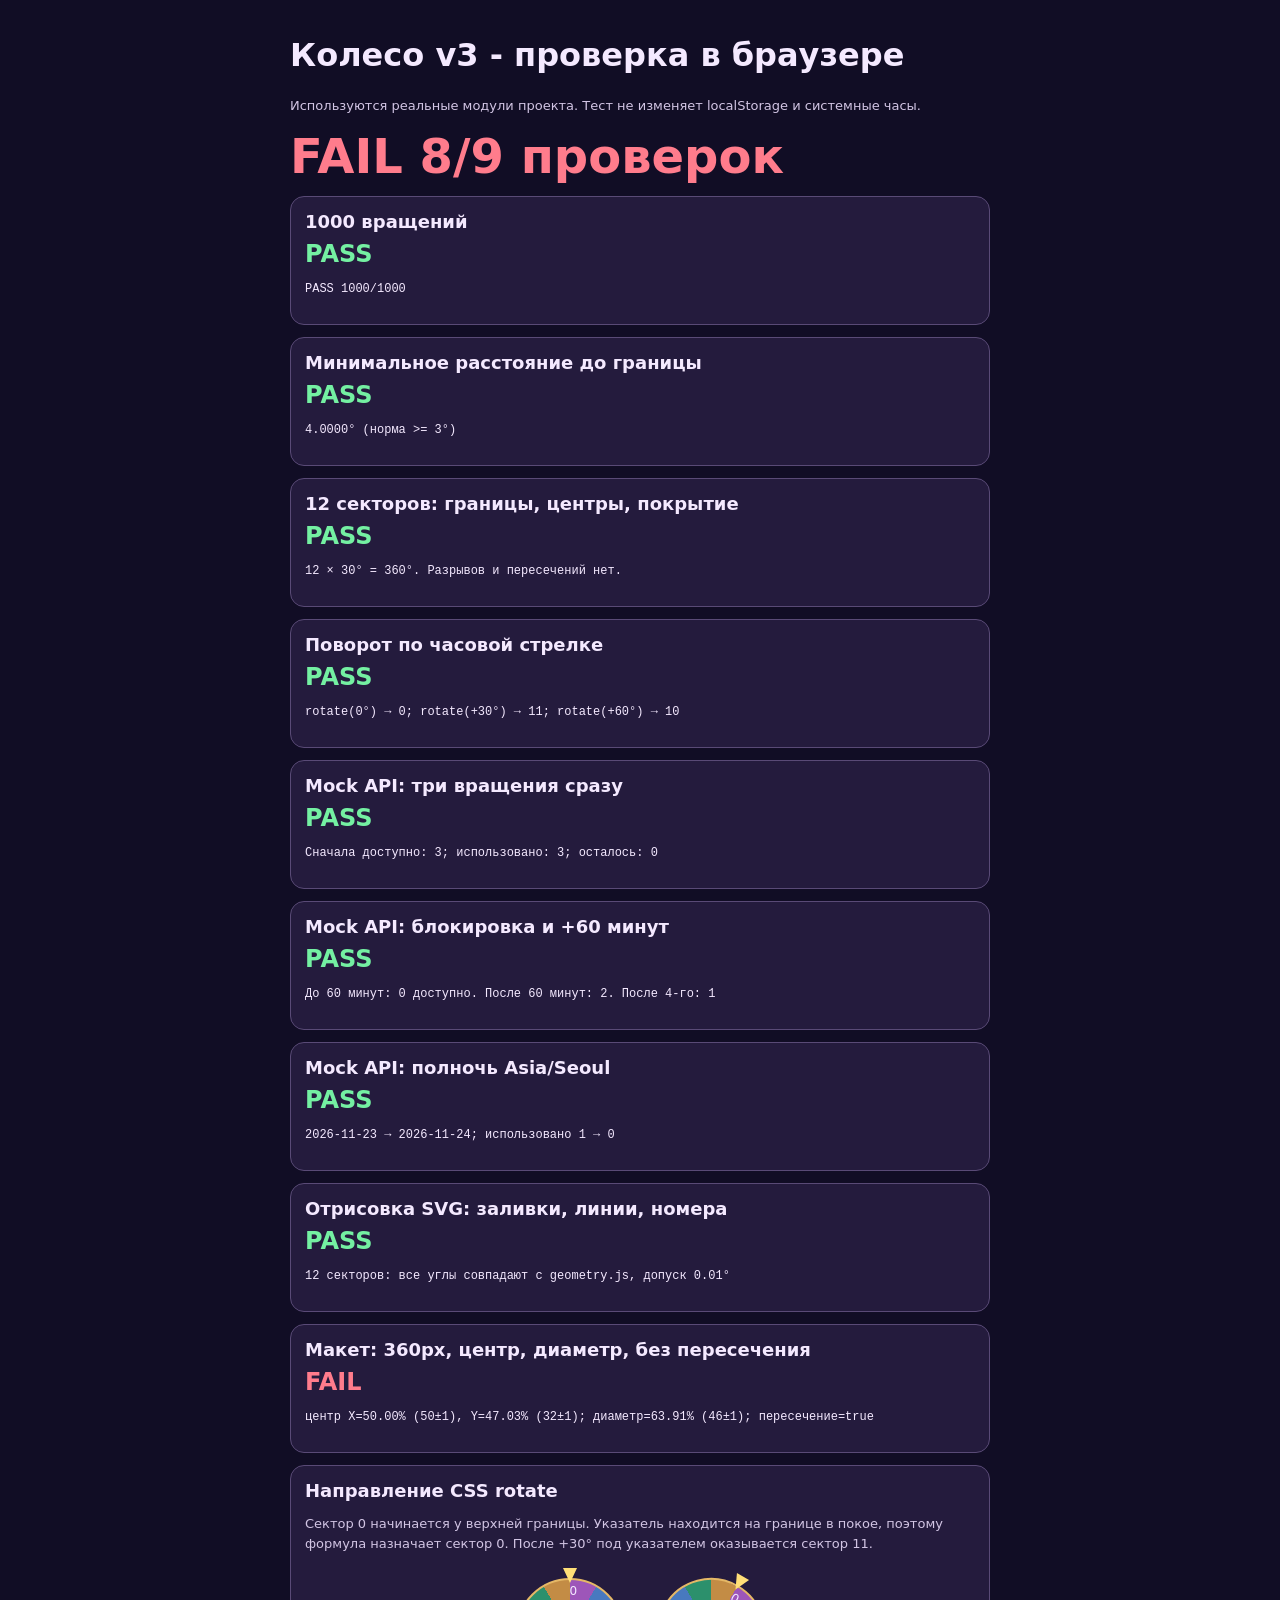
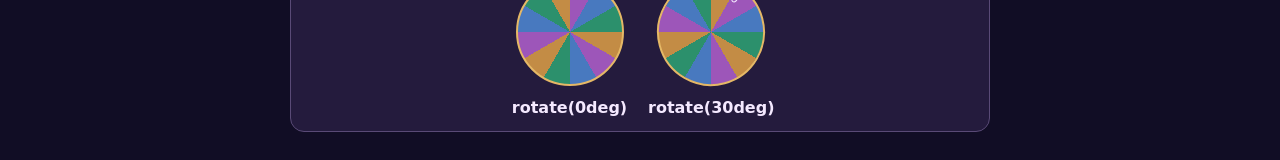
<file: v3/tests/index.html>
<!doctype html>
<html lang="ru">
<head>
<meta charset="utf-8">
<meta name="viewport" content="width=device-width,initial-scale=1">
<title>Good Wheel v3 - Browser Tests</title>
<style>
:root{color-scheme:dark;font-family:system-ui,-apple-system,sans-serif}
*{box-sizing:border-box}body{margin:0;background:#110d25;color:#f4e9ff;padding:16px}
main{max-width:700px;margin:auto}h1{font-size:clamp(22px,6vw,32px);line-height:1.15}
p{line-height:1.5}.summary{font-size:clamp(28px,9vw,48px);font-weight:800;overflow-wrap:anywhere}
.pass{color:#74f0a2}.fail{color:#ff7c8c}.card{background:#241b3d;border:1px solid #594a76;border-radius:14px;padding:14px;margin:12px 0}
.card h2{font-size:18px;margin:0 0 8px}.value{font-size:24px;font-weight:700}
pre{white-space:pre-wrap;overflow-wrap:anywhere;font-size:12px;line-height:1.5}
.small{font-size:13px;color:#d2c5e4}.examples{display:flex;gap:16px;flex-wrap:wrap;justify-content:center}
.example{text-align:center;width:125px}.disk{width:108px;height:108px;border:2px solid #e5b866;border-radius:50%;position:relative;margin:12px auto;background:conic-gradient(from 0deg,#9d56b9 0deg 30deg,#4879bf 30deg 60deg,#2c906c 60deg 90deg,#c38c45 90deg 120deg,#9d56b9 120deg 150deg,#4879bf 150deg 180deg,#2c906c 180deg 210deg,#c38c45 210deg 240deg,#9d56b9 240deg 270deg,#4879bf 270deg 300deg,#2c906c 300deg 330deg,#c38c45 330deg 360deg)}
.disk:before{content:"";position:absolute;top:-12px;left:calc(50% - 7px);border-left:7px solid transparent;border-right:7px solid transparent;border-top:15px solid #ffdf77;z-index:2}
.disk span{position:absolute;top:4px;left:50%;font-size:12px}.disk.rotated{transform:rotate(30deg)}
</style>
</head>
<body>
<main>
<h1>Колесо v3 - проверка в браузере</h1>
<p class="small">Используются реальные модули проекта. Тест не изменяет localStorage и системные часы.</p>
<div id="summary" class="summary">Выполняется...</div>
<div id="results" aria-live="polite"></div>
<section class="card">
<h2>Направление CSS rotate</h2>
<p class="small">Сектор 0 начинается у верхней границы. Указатель находится на границе в покое, поэтому формула назначает сектор 0. После +30° под указателем оказывается сектор 11.</p>
<div class="examples"><div class="example"><div class="disk"><span>0</span></div><strong>rotate(0deg)</strong></div><div class="example"><div class="disk rotated"><span>0</span></div><strong>rotate(30deg)</strong></div></div>
</section>
</main>
<script type="module">
import {SECTOR_COUNT,SECTOR_ANGLE,CONFIG} from "../config.js";
import {start,center,planStop,sectorAtRotation,angularDistanceToBoundary,normalize} from "../engine/geometry.js";
import {createMockApi} from "../services/api.js";
import {renderWheel} from "../ui/wheel.js";
const results=document.getElementById("results"),summary=document.getElementById("summary");
let passed=0,total=0;
function report(title,ok,detail){
  total++;if(ok)passed++;
  const section=document.createElement("section");section.className="card";
  const heading=document.createElement("h2");heading.textContent=title;
  const status=document.createElement("div");status.className="value "+(ok?"pass":"fail");status.textContent=ok?"PASS":"FAIL";
  const info=document.createElement("pre");info.textContent=detail;
  section.append(heading,status,info);results.append(section);
}
function assert(condition,message){if(!condition)throw Error(message);}
function memoryStorage(){
  const map=new Map();
  return {getItem:key=>map.has(key)?map.get(key):null,setItem:(key,value)=>map.set(key,String(value))};
}
async function run(){
  const errors=[];let successful=0,minDistance=Infinity;
  for(let i=0;i<1000;i++){
    const sector=i%SECTOR_COUNT;
    const currentRotation=(i*137.23)%360;
    const jitter=((i*37)%2201)/100-11;
    try{
      const finalRotation=planStop(currentRotation,sector,5+i%4,jitter);
      const actual=sectorAtRotation(finalRotation);
      const margin=angularDistanceToBoundary(finalRotation);
      minDistance=Math.min(minDistance,margin);
      if(actual!==sector||margin<3-1e-8)throw Error("expected "+sector+", actual "+actual+", margin "+margin);
      successful++;
    }catch(error){if(errors.length<5)errors.push("test "+i+": "+error.message);}
  }
  report("1000 вращений",successful===1000, (successful===1000?"PASS 1000/1000":"FAIL "+(1000-successful)+"/1000")+(errors.length?"\n"+errors.join("\n"):""));
  report("Минимальное расстояние до границы",minDistance>=3-1e-8,Number.isFinite(minDistance)?minDistance.toFixed(4)+"° (норма >= 3°)":"Нет успешных вращений");
  const geometryErrors=[];
  for(let i=0;i<SECTOR_COUNT;i++){
    if(start(i)!==30*i)geometryErrors.push("start("+i+")");
    if(center(i)!==30*i+15)geometryErrors.push("center("+i+")");
    if(i>0&&start(i)!==start(i-1)+SECTOR_ANGLE)geometryErrors.push("gap/overlap "+i);
  }
  if(SECTOR_COUNT!==12||SECTOR_ANGLE!==30||start(0)!==0||start(11)+SECTOR_ANGLE!==360)geometryErrors.push("360° coverage");
  report("12 секторов: границы, центры, покрытие",geometryErrors.length===0,geometryErrors.length?geometryErrors.join("\n"):"12 × 30° = 360°. Разрывов и пересечений нет.");
  const direction=sectorAtRotation(0)===0&&sectorAtRotation(30)===11&&sectorAtRotation(60)===10&&normalize(360-center(11))===15;
  report("Поворот по часовой стрелке",direction,"rotate(0°) → "+sectorAtRotation(0)+"; rotate(+30°) → "+sectorAtRotation(30)+"; rotate(+60°) → "+sectorAtRotation(60));
  try{
    let time=Date.parse("2026-11-23T10:00:00+09:00");
    const api=createMockApi({now:()=>time,storage:memoryStorage()});
    const initial=await api.getState();
    for(let i=0;i<3;i++)await api.spin("immediate-"+i);
    const after=await api.getState();
    assert(initial.available===3&&after.used===3&&after.available===0,"immediate availability incorrect");
    report("Mock API: три вращения сразу",true,"Сначала доступно: "+initial.available+"; использовано: "+after.used+"; осталось: "+after.available);
    let blocked=false;
    try{await api.spin("fourth-before-unlock");}catch{blocked=true;}
    time+=59*60000;
    const before=await api.getState();
    assert(blocked&&before.available===0&&before.nextUnlockAt!==null,"fourth spin unlocked too early");
    time+=60000;
    const unlocked=await api.getState();
    assert(unlocked.available===2,"two spins not unlocked after 60 minutes");
    await api.spin("fourth-after-unlock");
    const afterFourth=await api.getState();
    assert(afterFourth.used===4&&afterFourth.available===1,"fourth spin failed");
    report("Mock API: блокировка и +60 минут",true,"До 60 минут: 0 доступно. После 60 минут: 2. После 4-го: "+afterFourth.available);
  }catch(error){
    report("Mock API: лимит и таймер",false,error.message);
  }
  try{
    let time=Date.parse("2026-11-23T23:59:00+09:00");
    const api=createMockApi({now:()=>time,storage:memoryStorage()});
    await api.spin("before-midnight");
    const before=await api.getState();
    time=Date.parse("2026-11-24T00:00:00+09:00");
    const after=await api.getState();
    assert(before.used===1&&after.used===0&&after.available===3&&before.day!==after.day,"KST reset failed");
    report("Mock API: полночь Asia/Seoul",true,before.day+" → "+after.day+"; использовано "+before.used+" → "+after.used);
  }catch(error){report("Mock API: полночь Asia/Seoul",false,error.message);}
  // Render the actual SVG into the DOM, then measure fill endpoints, lines and label centers.
  const renderErrors=[];
  const fixture=document.createElement("div");
  fixture.style.cssText="position:absolute;left:-10000px;top:0;width:100px;height:100px";
  fixture.innerHTML=renderWheel(true);
  document.body.append(fixture);
  const angleOf=(x,y)=>normalize(Math.atan2(y-50,x-50)*180/Math.PI+90);
  const angleGap=(a,b)=>Math.abs(((a-b+540)%360)-180);
  const check=(condition,message)=>{if(!condition&&renderErrors.length<5)renderErrors.push(message);};
  for(let i=0;i<SECTOR_COUNT;i++){
    const fill=fixture.querySelector(`.gw-sector-fill[data-sector="${i}"]`);
    const line=fixture.querySelector(`.gw-sector-line[data-sector="${i}"]`);
    const icon=fixture.querySelector(`.gw-sector-icon[data-sector="${i}"]`);
    check(Boolean(fill&&line&&icon),"sector "+i+": missing SVG element");
    if(!fill||!line||!icon)continue;
    for(const el of [fill,line,icon]){
      check(Math.abs(Number(el.dataset.start)-start(i))<=.01,"sector "+i+": data-start mismatch");
      check(Math.abs(Number(el.dataset.center)-center(i))<=.01,"sector "+i+": data-center mismatch");
    }
    const d=fill.getAttribute("d");
    const coords=d.match(/-?\d+(?:\.\d+)?(?:e[+-]?\d+)?/gi)?.map(Number)||[];
    // sectorPath: M 50 50 L x1 y1 A r r 0 0 1 x2 y2 Z
    check(coords.length===11,"sector "+i+": unexpected SVG path format");
    if(coords.length===11){
      check(angleGap(angleOf(coords[2],coords[3]),start(i))<=.01,"sector "+i+": fill start angle");
      check(angleGap(angleOf(coords[9],coords[10]),start(i)+SECTOR_ANGLE)<=.01,"sector "+i+": fill end angle");
    }
    check(angleGap(angleOf(Number(line.getAttribute("x2")),Number(line.getAttribute("y2"))),start(i))<=.01,"sector "+i+": line angle");
    check(angleGap(angleOf(Number(icon.getAttribute("x")),Number(icon.getAttribute("y"))),center(i))<=.01,"sector "+i+": icon angle");
  }
  fixture.remove();
  report("Отрисовка SVG: заливки, линии, номера",renderErrors.length===0,renderErrors.length?renderErrors.join("\n"):"12 секторов: все углы совпадают с geometry.js, допуск 0.01°");

  // Stage 3a layout: real CSS in a 360px Shadow DOM fixture, no localStorage writes.
  try {
    const holder=document.createElement("div");
    holder.style.cssText="position:absolute;left:-10000px;top:0;width:360px";
    document.body.append(holder);
    const shadow=holder.attachShadow({mode:"open"});
    const link=document.createElement("link");
    link.rel="stylesheet";
    link.href="../theme/theme.css?v=3.1.0-stage3a";
    const shell=document.createElement("section");
    shell.className="gw-shell";
    shell.innerHTML='<div class="gw-stage"><div class="gw-wheel">'+renderWheel(false)+'</div></div><div class="gw-spin-area"><button class="gw-button">КРУТИТЬ КОЛЕСО</button></div>';
    shadow.append(link,shell);
    await new Promise((resolve,reject)=>{
      if(link.sheet){resolve();return;}
      link.addEventListener("load",resolve,{once:true});
      link.addEventListener("error",()=>reject(Error("CSS not loaded")),{once:true});
    });
    const a=shell.getBoundingClientRect(),w=shell.querySelector(".gw-stage").getBoundingClientRect(),b=shell.querySelector(".gw-button").getBoundingClientRect();
    const cx=100*((w.left+w.width/2)-a.left)/a.width;
    const cy=100*((w.top+w.height/2)-a.top)/a.height;
    const diameter=100*w.width/a.width;
    const noOverlap=w.bottom<=b.top;
    const ok=Math.abs(cx-50)<=1&&Math.abs(cy-32)<=1&&Math.abs(diameter-46)<=1&&noOverlap;
    report("Макет: 360px, центр, диаметр, без пересечения",ok,
      "центр X="+cx.toFixed(2)+"% (50±1), Y="+cy.toFixed(2)+"% (32±1); диаметр="+diameter.toFixed(2)+"% (46±1); пересечение="+(!noOverlap));
    holder.remove();
  }catch(error){report("Макет: 360px, центр, диаметр, без пересечения",false,error.message);}
  summary.className="summary "+(passed===total?"pass":"fail");
  summary.textContent=(passed===total?"PASS ":"FAIL ")+passed+"/"+total+" проверок";
}
run().catch(error=>{summary.className="summary fail";summary.textContent="FAIL: "+error.message;});
</script>
</body>
</html>
</file>
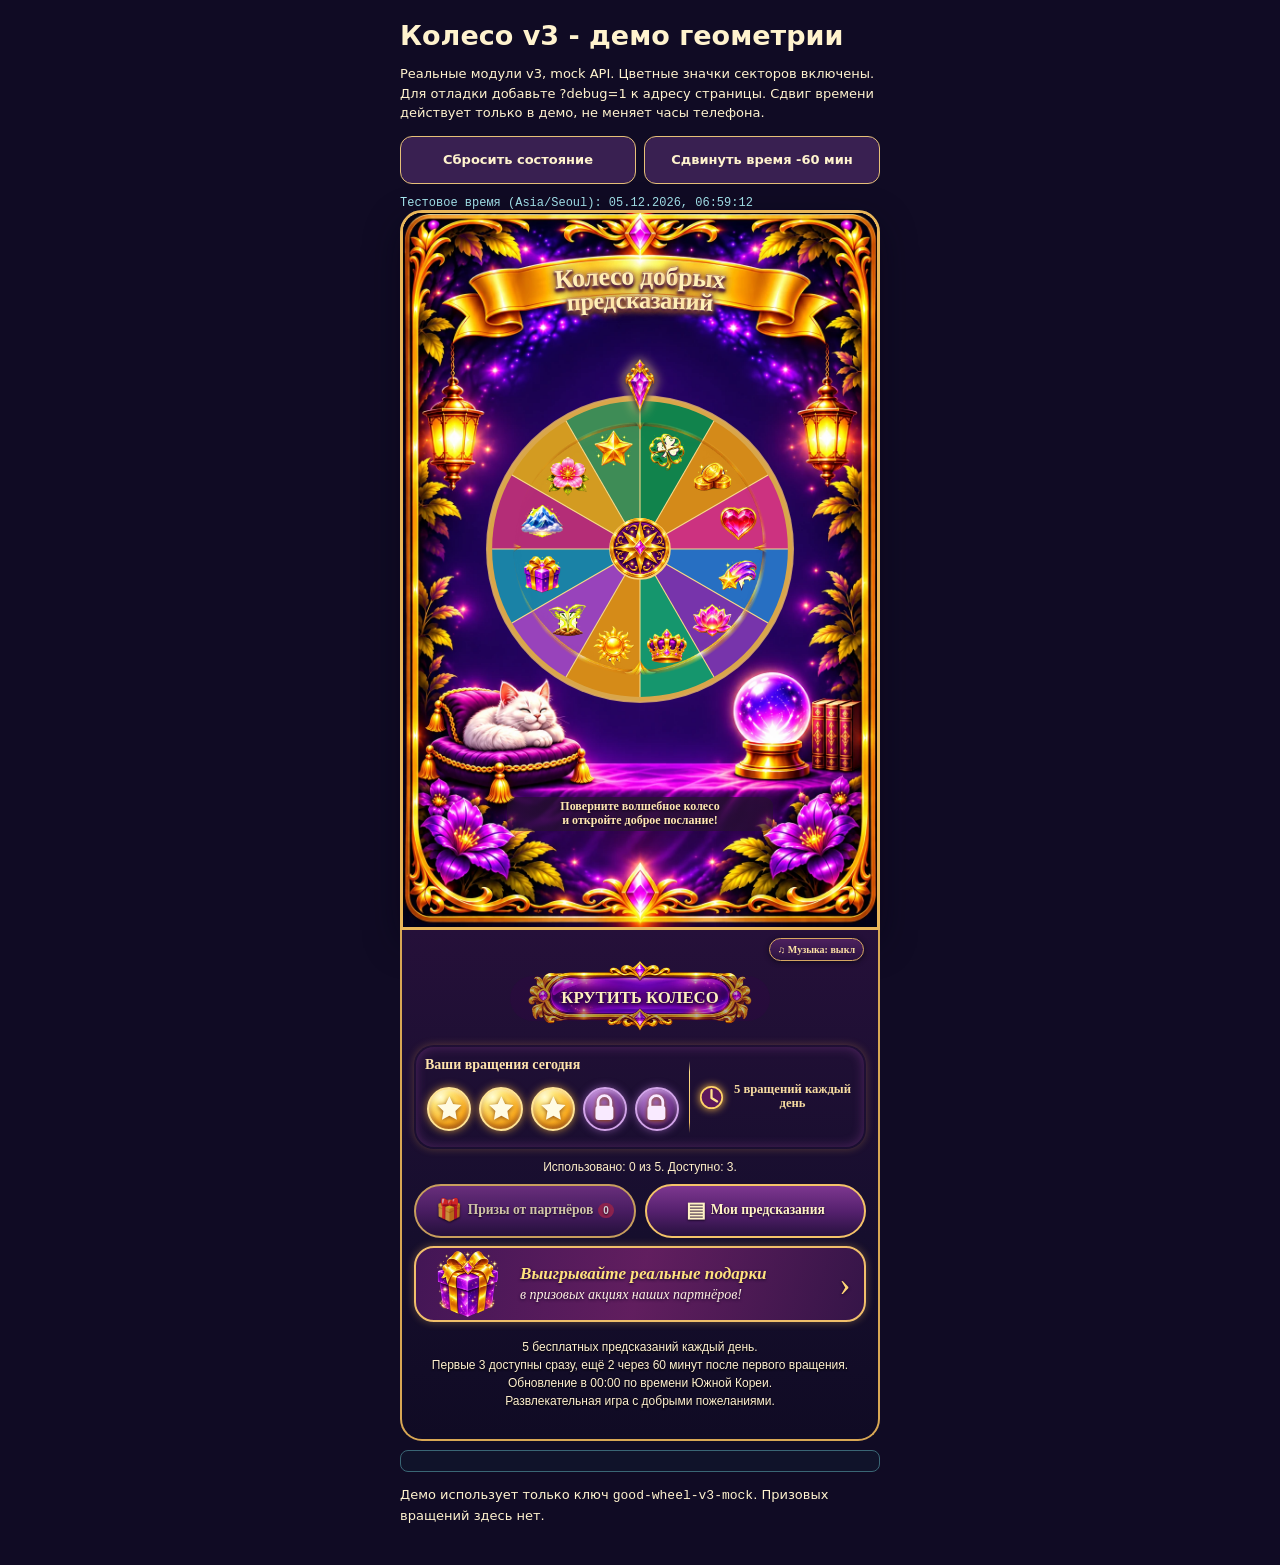
<file: v3/demo.html>
<!doctype html>
<html lang="ru">
<head>
<meta charset="utf-8"><meta name="viewport" content="width=device-width,initial-scale=1">
<title>Колесо v3 - демо этапа 1c</title>
<style>
:root{color-scheme:dark;font-family:system-ui,sans-serif}
*{box-sizing:border-box}body{margin:0;background:#100b24;color:#fff3ce;overflow-x:hidden}
main{max-width:500px;margin:auto;padding:12px 10px 28px}
h1{font-size:clamp(19px,6vw,27px);margin:8px 0 6px}p{font-size:13px;line-height:1.5}
.tools{display:grid;grid-template-columns:1fr 1fr;gap:8px;margin:12px 0}
.tools button{min-width:0;min-height:48px;padding:8px;border:1px solid #e6c078;border-radius:12px;background:#392051;color:#fff3ce;font:600 13px system-ui;cursor:pointer}
#clock{font:12px ui-monospace,monospace;overflow-wrap:anywhere;color:#a8eaf2}
#gw-root{width:100%}
</style>
</head>
<body><main>
<h1>Колесо v3 - демо геометрии</h1>
<p>Реальные модули v3, mock API. Цветные значки секторов включены. Для отладки добавьте ?debug=1 к адресу страницы. Сдвиг времени действует только в демо, не меняет часы телефона.</p>
<div class="tools"><button id="reset" type="button">Сбросить состояние</button><button id="advance" type="button">Сдвинуть время -60 мин</button></div>
<div id="clock"></div>
<div id="gw-root"></div>
<p>Демо использует только ключ <code>good-wheel-v3-mock</code>. Призовых вращений здесь нет.</p>
</main>
<script>
(function(){
  const key="gw-v3-demo-clock-offset";
  const offset=Number(sessionStorage.getItem(key)||0);
  document.getElementById("clock").textContent="Тестовое время (Asia/Seoul): "+new Date(Date.now()+offset).toLocaleString("ru-RU",{timeZone:"Asia/Seoul"});
  document.getElementById("reset").onclick=()=>{localStorage.removeItem("good-wheel-v3-mock");sessionStorage.removeItem(key);location.reload();};
  document.getElementById("advance").onclick=()=>{sessionStorage.setItem(key,String(offset+60*60000));location.reload();};
})();
</script>
<script type="module" src="./loader.js"></script>
</body></html>
</file>
